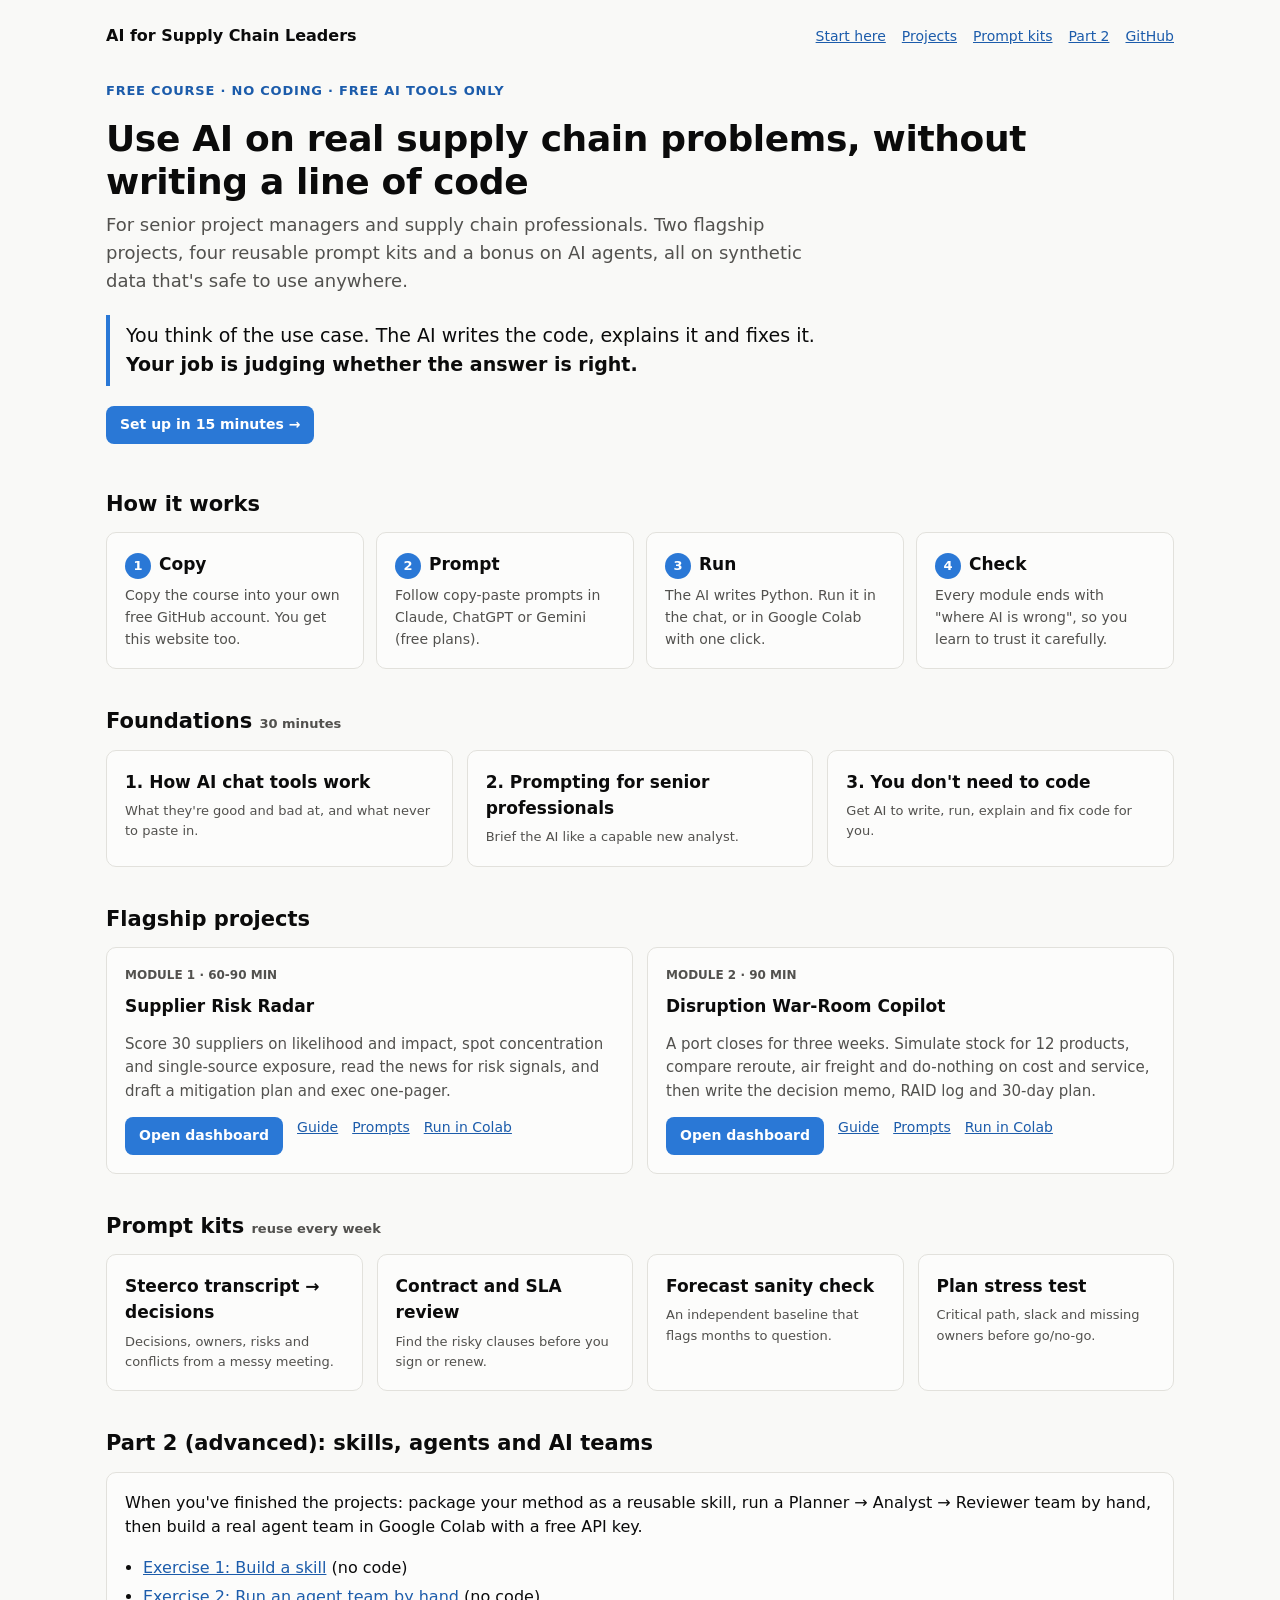
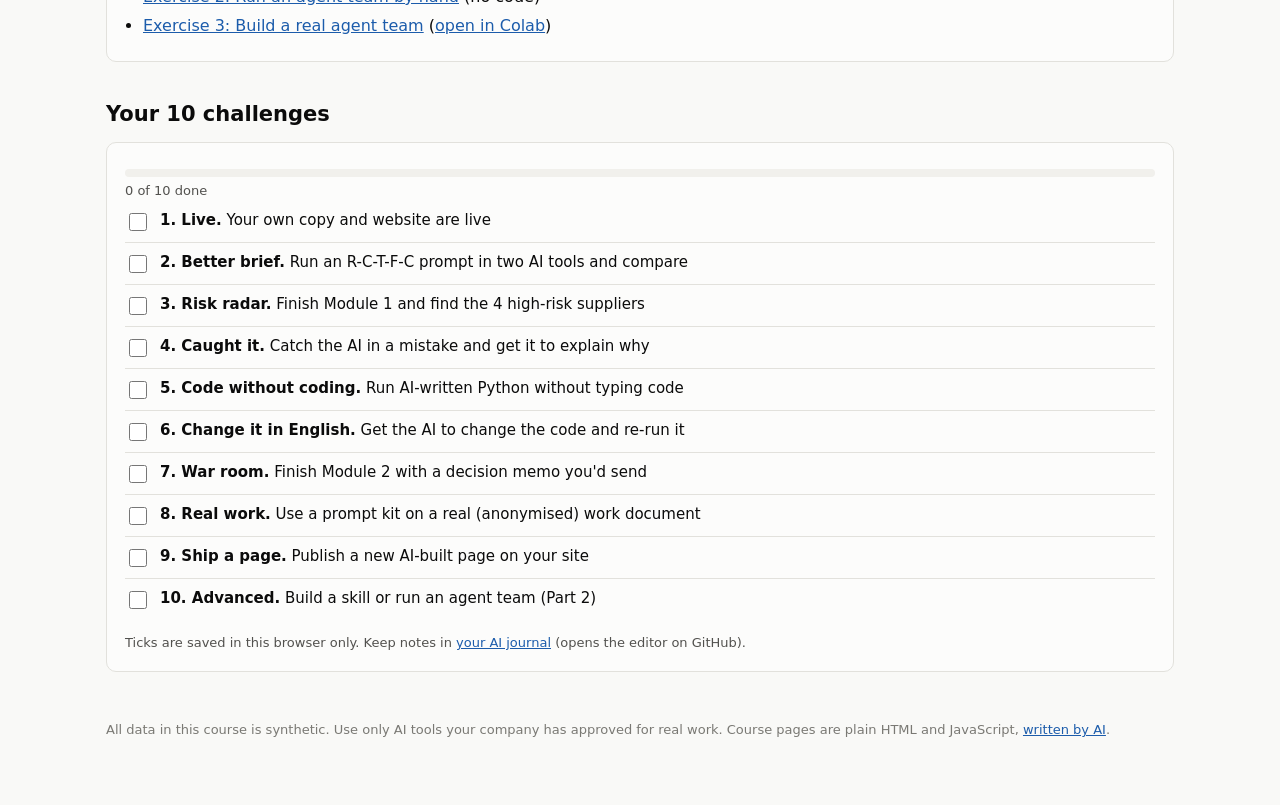
<file: index.html>
<!doctype html>
<html lang="en">
<head>
<meta charset="utf-8">
<meta name="viewport" content="width=device-width, initial-scale=1">
<title>AI for Supply Chain Leaders</title>
<meta name="description" content="A free, hands-on AI course for senior supply chain and project professionals who don't code.">
<link rel="stylesheet" href="assets/style.css">
<style>
  .hero { padding: 24px 0 8px; }
  .hero .eyebrow { font-size: 13px; font-weight: 600; letter-spacing: .06em; text-transform: uppercase; color: var(--accent-ink); }
  .big-idea { font-size: 19px; border-left: 4px solid var(--accent); padding: 6px 0 6px 16px; max-width: 760px; margin: 20px 0; }
  .steps { display: grid; gap: 12px; grid-template-columns: repeat(auto-fit, minmax(200px, 1fr)); counter-reset: s; }
  .steps .card p { margin: 4px 0 0; font-size: 14px; color: var(--ink-2); }
  .module { display: flex; flex-direction: column; gap: 8px; }
  .module .tag { font-size: 12px; font-weight: 600; color: var(--ink-2); }
  .module p { margin: 0; font-size: 15px; color: var(--ink-2); flex: 1; }
  .module .actions { display: flex; flex-wrap: wrap; gap: 6px 14px; font-size: 14px; margin-top: 6px; }
  .btn { display: inline-block; padding: 8px 14px; border-radius: 8px; background: var(--accent); color: #fff; text-decoration: none; font-weight: 600; font-size: 14px; }
  ul.list { margin: 0; padding-left: 18px; }
  ul.list li { margin: 4px 0; }
  .challenges label { display: flex; gap: 10px; align-items: flex-start; padding: 8px 0; border-bottom: 1px solid var(--border); font-size: 15px; cursor: pointer; }
  .challenges label:last-child { border-bottom: 0; }
  .challenges input { margin-top: 4px; width: 18px; height: 18px; accent-color: var(--accent); flex: none; }
  .progress { height: 8px; background: var(--surface-2); border-radius: 4px; overflow: hidden; margin: 8px 0 4px; }
  .progress span { display: block; height: 100%; background: var(--good); border-radius: 0 4px 4px 0; transition: width .2s; }
</style>
</head>
<body>
<div class="wrap">
  <header class="top">
    <a class="home" href="index.html">AI for Supply Chain Leaders</a>
    <nav class="links">
      <a data-gh="START-HERE.md" href="#">Start here</a>
      <a href="#modules">Projects</a>
      <a href="#kits">Prompt kits</a>
      <a href="#advanced">Part 2</a>
      <a data-gh-repo href="#">GitHub</a>
    </nav>
  </header>

  <section class="hero">
    <div class="eyebrow">Free course · no coding · free AI tools only</div>
    <h1>Use AI on real supply chain problems, without writing a line of code</h1>
    <p class="lede">For senior project managers and supply chain professionals. Two flagship projects, four reusable prompt kits and a bonus on AI agents, all on synthetic data that's safe to use anywhere.</p>
    <div class="big-idea">You think of the use case. The AI writes the code, explains it and fixes it. <strong>Your job is judging whether the answer is right.</strong></div>
    <a class="btn" data-gh="START-HERE.md" href="#">Set up in 15 minutes →</a>
  </section>

  <h2>How it works</h2>
  <div class="steps">
    <div class="card"><h3><span class="step-num">1</span>Copy</h3><p>Copy the course into your own free GitHub account. You get this website too.</p></div>
    <div class="card"><h3><span class="step-num">2</span>Prompt</h3><p>Follow copy-paste prompts in Claude, ChatGPT or Gemini (free plans).</p></div>
    <div class="card"><h3><span class="step-num">3</span>Run</h3><p>The AI writes Python. Run it in the chat, or in Google Colab with one click.</p></div>
    <div class="card"><h3><span class="step-num">4</span>Check</h3><p>Every module ends with "where AI is wrong", so you learn to trust it carefully.</p></div>
  </div>

  <h2>Foundations <span class="muted small">30 minutes</span></h2>
  <div class="grid">
    <a class="card" style="text-decoration:none;color:inherit" data-gh="00-foundations/01-how-ai-works.md" href="#"><h3>1. How AI chat tools work</h3><p class="muted small" style="margin:0">What they're good and bad at, and what never to paste in.</p></a>
    <a class="card" style="text-decoration:none;color:inherit" data-gh="00-foundations/02-prompting-for-leaders.md" href="#"><h3>2. Prompting for senior professionals</h3><p class="muted small" style="margin:0">Brief the AI like a capable new analyst.</p></a>
    <a class="card" style="text-decoration:none;color:inherit" data-gh="00-foundations/03-you-dont-need-to-code.md" href="#"><h3>3. You don't need to code</h3><p class="muted small" style="margin:0">Get AI to write, run, explain and fix code for you.</p></a>
  </div>

  <h2 id="modules">Flagship projects</h2>
  <div class="grid">
    <div class="card module">
      <span class="tag">MODULE 1 · 60-90 MIN</span>
      <h3>Supplier Risk Radar</h3>
      <p>Score 30 suppliers on likelihood and impact, spot concentration and single-source exposure, read the news for risk signals, and draft a mitigation plan and exec one-pager.</p>
      <div class="actions">
        <a class="btn" href="dashboards/supplier-risk.html">Open dashboard</a>
        <a data-gh="module-1-supplier-risk-radar/README.md" href="#">Guide</a>
        <a data-gh="module-1-supplier-risk-radar/prompts.md" href="#">Prompts</a>
        <a data-colab="module-1-supplier-risk-radar/analysis/supplier_risk.ipynb" href="#">Run in Colab</a>
      </div>
    </div>
    <div class="card module">
      <span class="tag">MODULE 2 · 90 MIN</span>
      <h3>Disruption War-Room Copilot</h3>
      <p>A port closes for three weeks. Simulate stock for 12 products, compare reroute, air freight and do-nothing on cost and service, then write the decision memo, RAID log and 30-day plan.</p>
      <div class="actions">
        <a class="btn" href="dashboards/war-room.html">Open dashboard</a>
        <a data-gh="module-2-disruption-war-room/README.md" href="#">Guide</a>
        <a data-gh="module-2-disruption-war-room/prompts.md" href="#">Prompts</a>
        <a data-colab="module-2-disruption-war-room/analysis/war_room.ipynb" href="#">Run in Colab</a>
      </div>
    </div>
  </div>

  <h2 id="kits">Prompt kits <span class="muted small">reuse every week</span></h2>
  <div class="grid">
    <a class="card" style="text-decoration:none;color:inherit" data-gh="prompt-kits/steerco-transcript-to-decisions.md" href="#"><h3>Steerco transcript → decisions</h3><p class="muted small" style="margin:0">Decisions, owners, risks and conflicts from a messy meeting.</p></a>
    <a class="card" style="text-decoration:none;color:inherit" data-gh="prompt-kits/contract-sla-review.md" href="#"><h3>Contract and SLA review</h3><p class="muted small" style="margin:0">Find the risky clauses before you sign or renew.</p></a>
    <a class="card" style="text-decoration:none;color:inherit" data-gh="prompt-kits/demand-forecast-sanity-check.md" href="#"><h3>Forecast sanity check</h3><p class="muted small" style="margin:0">An independent baseline that flags months to question.</p></a>
    <a class="card" style="text-decoration:none;color:inherit" data-gh="prompt-kits/project-plan-stress-test.md" href="#"><h3>Plan stress test</h3><p class="muted small" style="margin:0">Critical path, slack and missing owners before go/no-go.</p></a>
  </div>

  <h2 id="advanced">Part 2 (advanced): skills, agents and AI teams</h2>
  <div class="card">
    <p style="margin-top:0">When you've finished the projects: package your method as a reusable skill, run a Planner → Analyst → Reviewer team by hand, then build a real agent team in Google Colab with a free API key.</p>
    <ul class="list">
      <li><a data-gh="part-2-advanced/exercise-1-build-a-skill.md" href="#">Exercise 1: Build a skill</a> (no code)</li>
      <li><a data-gh="part-2-advanced/exercise-2-agent-team-no-code.md" href="#">Exercise 2: Run an agent team by hand</a> (no code)</li>
      <li><a data-gh="part-2-advanced/exercise-3-agent-team-in-colab.md" href="#">Exercise 3: Build a real agent team</a> (<a data-colab="part-2-advanced/agents/war_room_agents.ipynb" href="#">open in Colab</a>)</li>
    </ul>
  </div>

  <h2>Your 10 challenges</h2>
  <div class="card">
    <div class="progress"><span id="bar" style="width:0"></span></div>
    <div class="small muted" id="count">0 of 10 done</div>
    <div class="challenges" id="challenges"></div>
    <p class="small muted" style="margin-bottom:0">Ticks are saved in this browser only. Keep notes in <a data-gh-edit="my-ai-journal.md" href="#">your AI journal</a> (opens the editor on GitHub).</p>
  </div>

  <footer>All data in this course is synthetic. Use only AI tools your company has approved for real work. Course pages are plain HTML and JavaScript, <a data-gh="index.html" href="#">written by AI</a>.</footer>
</div>

<script src="assets/site.js"></script>
<script>
const CHALLENGES = [
  "Live: your own copy and website are live",
  "Better brief: run an R-C-T-F-C prompt in two AI tools and compare",
  "Risk radar: finish Module 1 and find the 4 high-risk suppliers",
  "Caught it: catch the AI in a mistake and get it to explain why",
  "Code without coding: run AI-written Python without typing code",
  "Change it in English: get the AI to change the code and re-run it",
  "War room: finish Module 2 with a decision memo you'd send",
  "Real work: use a prompt kit on a real (anonymised) work document",
  "Ship a page: publish a new AI-built page on your site",
  "Advanced: build a skill or run an agent team (Part 2)",
];
const KEY = "ai-course-challenges";
let done = [];
try { done = JSON.parse(localStorage.getItem(KEY)) || []; } catch { done = []; }
function draw() {
  document.getElementById("challenges").innerHTML = CHALLENGES.map((c, i) => {
    const [title, rest] = c.split(": ");
    return `<label><input type="checkbox" data-i="${i}" ${done.includes(i) ? "checked" : ""}><span><strong>${i + 1}. ${title}.</strong> ${rest[0].toUpperCase() + rest.slice(1)}</span></label>`;
  }).join("");
  document.getElementById("bar").style.width = (done.length * 10) + "%";
  document.getElementById("count").textContent = `${done.length} of 10 done`;
}
document.getElementById("challenges").addEventListener("change", e => {
  const i = +e.target.dataset.i;
  done = e.target.checked ? [...new Set([...done, i])] : done.filter(x => x !== i);
  try { localStorage.setItem(KEY, JSON.stringify(done)); } catch {}
  draw();
});
draw();
</script>
</body>
</html>
</file>
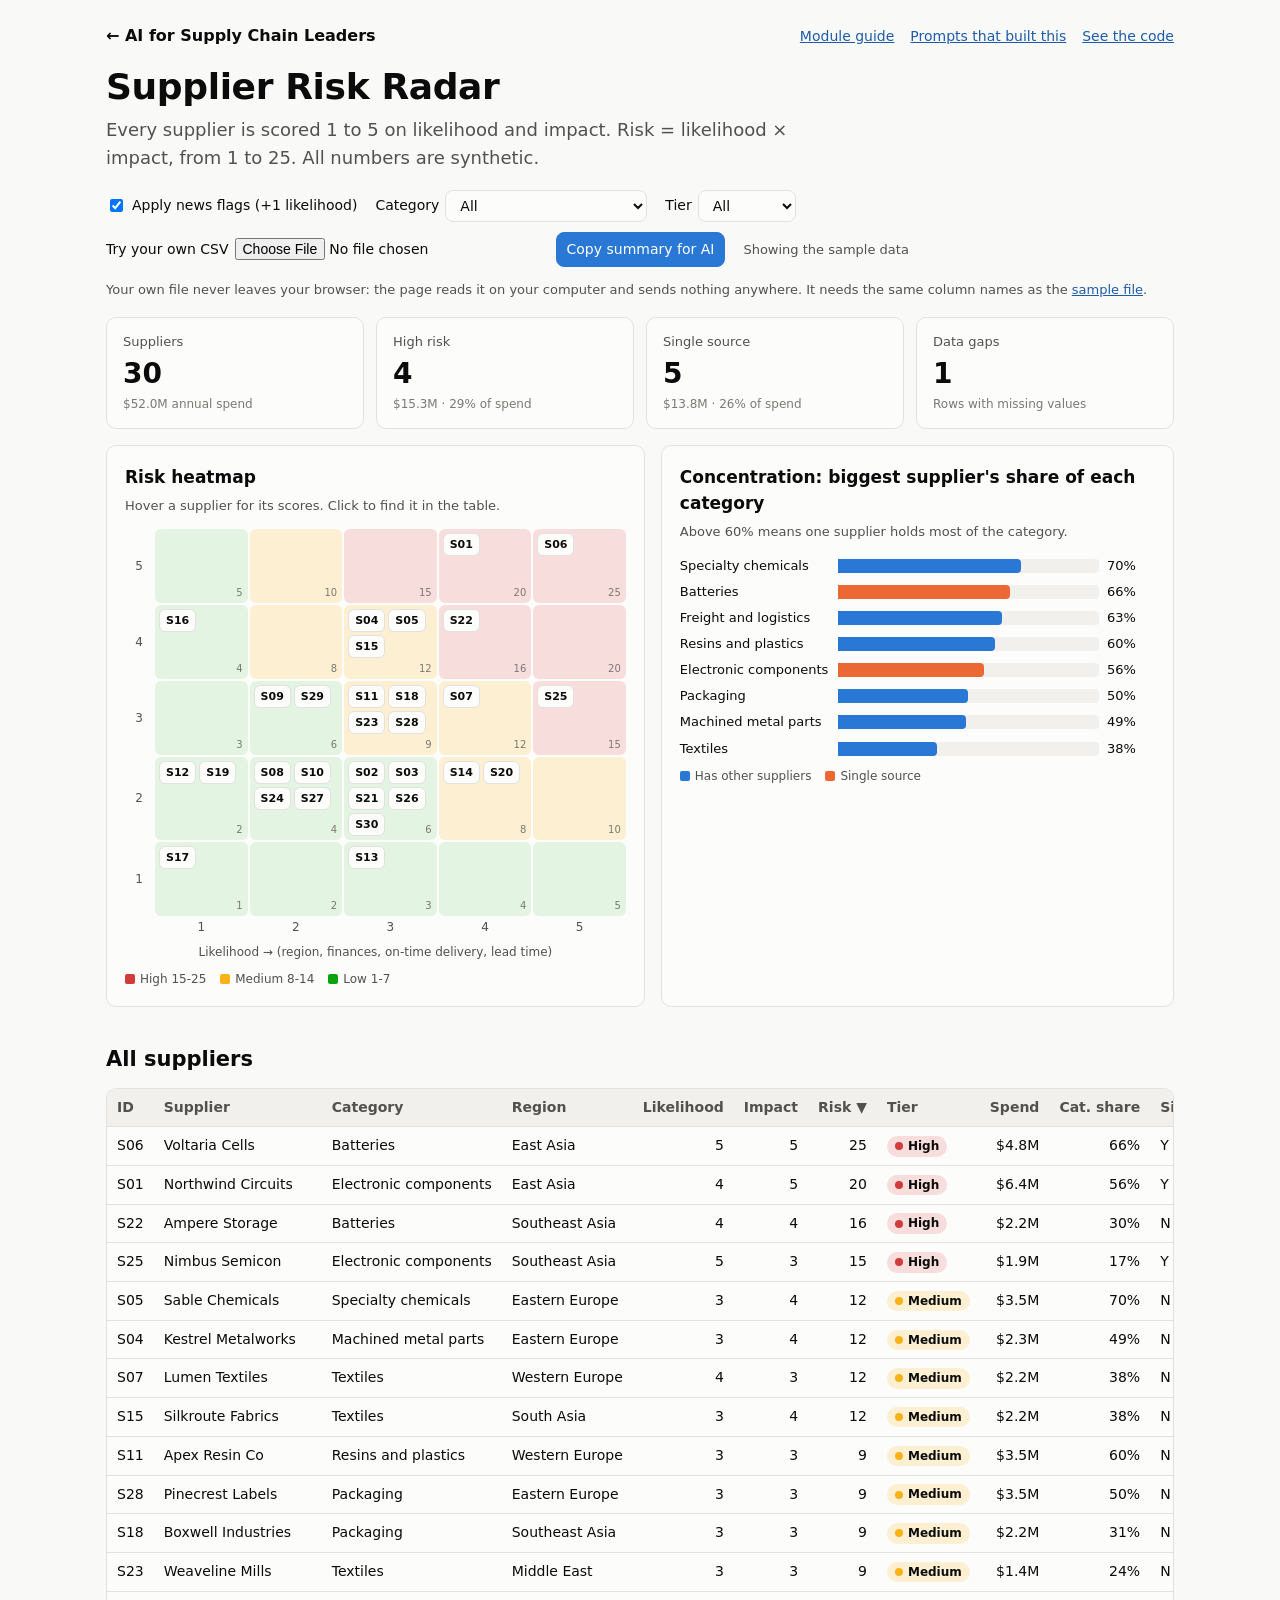
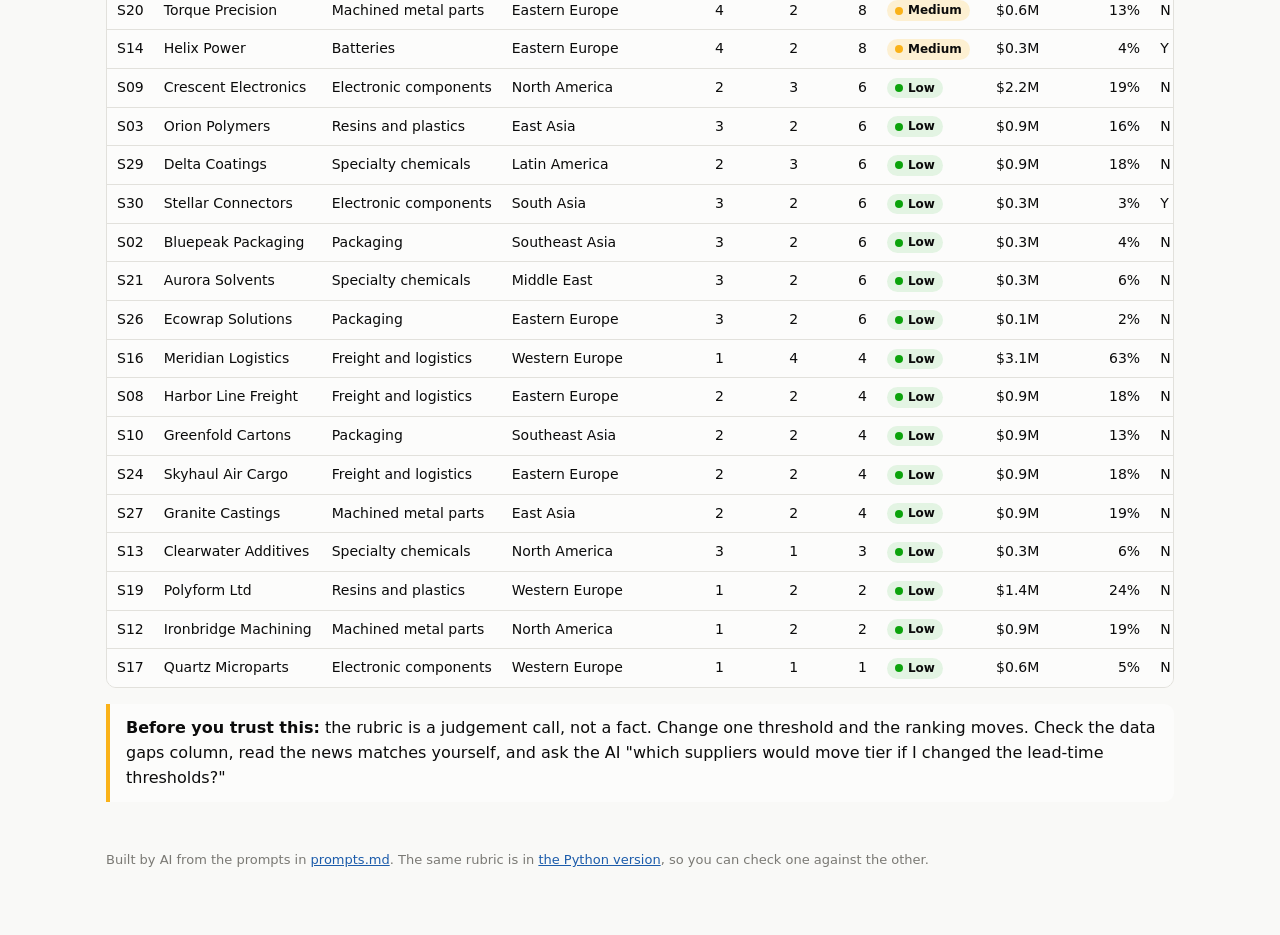
<file: dashboards/supplier-risk.html>
<!doctype html>
<html lang="en">
<head>
<meta charset="utf-8">
<meta name="viewport" content="width=device-width, initial-scale=1">
<title>Supplier Risk Radar</title>
<link rel="stylesheet" href="../assets/style.css">
<style>
  .layout { display: grid; gap: 16px; grid-template-columns: minmax(0, 1fr); }
  @media (min-width: 900px) { .layout { grid-template-columns: minmax(0, 1.05fr) minmax(0, 1fr); } }
  .heat { display: grid; grid-template-columns: 28px repeat(5, minmax(0, 1fr)); gap: 2px; }
  .heat .cell { min-height: 74px; border-radius: 6px; padding: 4px; display: flex; flex-wrap: wrap; align-content: flex-start; gap: 3px; position: relative; }
  .heat .cell.Low { background: var(--good-bg); }
  .heat .cell.Medium { background: var(--warning-bg); }
  .heat .cell.High { background: var(--critical-bg); }
  .heat .axis { font-size: 12px; color: var(--ink-2); display: grid; place-items: center; }
  .heat .zone { position: absolute; right: 5px; bottom: 3px; font-size: 10px; color: var(--ink-3); }
  .chip { font-size: 11px; font-weight: 600; padding: 2px 6px; border-radius: 6px; background: var(--surface); border: 1px solid var(--border); cursor: pointer; color: var(--ink); }
  .chip:hover, .chip.on { border-color: var(--ink); }
  .axis-title { font-size: 12px; color: var(--ink-2); text-align: center; margin-top: 6px; }
  .bars .row { display: grid; grid-template-columns: 150px 1fr 48px; gap: 8px; align-items: center; font-size: 13px; margin: 6px 0; }
  .bars .track { height: 14px; background: var(--surface-2); border-radius: 4px; position: relative; }
  .bars .fill { height: 100%; border-radius: 0 4px 4px 0; background: var(--s1); }
  .bars .fill.single { background: var(--s2); }
  .legend { display: flex; gap: 14px; font-size: 12px; color: var(--ink-2); margin-top: 8px; flex-wrap: wrap; }
  .legend i { display: inline-block; width: 10px; height: 10px; border-radius: 2px; margin-right: 5px; vertical-align: -1px; }
  #status { font-size: 13px; color: var(--ink-2); }
</style>
</head>
<body>
<div class="wrap">
  <header class="top">
    <a class="home" href="../index.html">← AI for Supply Chain Leaders</a>
    <nav class="links">
      <a data-gh="module-1-supplier-risk-radar/README.md" href="#">Module guide</a>
      <a data-gh="module-1-supplier-risk-radar/prompts.md" href="#">Prompts that built this</a>
      <a data-gh="dashboards/supplier-risk.html" href="#">See the code</a>
    </nav>
  </header>

  <h1>Supplier Risk Radar</h1>
  <p class="lede">Every supplier is scored 1 to 5 on likelihood and impact. Risk = likelihood × impact, from 1 to 25. All numbers are synthetic.</p>

  <div class="controls">
    <label><input type="checkbox" id="news" checked> Apply news flags (+1 likelihood)</label>
    <label>Category <select id="cat"><option value="">All</option></select></label>
    <label>Tier <select id="tier"><option value="">All</option><option>High</option><option>Medium</option><option>Low</option></select></label>
    <label>Try your own CSV <input type="file" id="file" accept=".csv"></label>
    <button id="copy" class="primary">Copy summary for AI</button>
    <span id="status"></span>
  </div>
  <p class="small muted">Your own file never leaves your browser: the page reads it on your computer and sends nothing anywhere. It needs the same column names as the <a data-gh="module-1-supplier-risk-radar/data/suppliers.csv" href="#">sample file</a>.</p>

  <div class="tiles" id="tiles"></div>

  <div class="layout">
    <section class="card">
      <h3>Risk heatmap</h3>
      <p class="small muted" style="margin-top:0">Hover a supplier for its scores. Click to find it in the table.</p>
      <div class="heat" id="heat"></div>
      <div class="axis-title">Likelihood → (region, finances, on-time delivery, lead time)</div>
      <div class="legend">
        <span><i style="background:var(--critical)"></i>High 15-25</span>
        <span><i style="background:var(--warning)"></i>Medium 8-14</span>
        <span><i style="background:var(--good)"></i>Low 1-7</span>
      </div>
    </section>
    <section class="card">
      <h3>Concentration: biggest supplier's share of each category</h3>
      <p class="small muted" style="margin-top:0">Above 60% means one supplier holds most of the category.</p>
      <div class="bars" id="bars"></div>
      <div class="legend">
        <span><i style="background:var(--s1)"></i>Has other suppliers</span>
        <span><i style="background:var(--s2)"></i>Single source</span>
      </div>
    </section>
  </div>

  <h2>All suppliers</h2>
  <div class="table-scroll"><table id="table"></table></div>

  <div class="callout warn">
    <strong>Before you trust this:</strong> the rubric is a judgement call, not a fact. Change one threshold and the ranking moves. Check the data gaps column, read the news matches yourself, and ask the AI "which suppliers would move tier if I changed the lead-time thresholds?"
  </div>

  <footer>Built by AI from the prompts in <a data-gh="module-1-supplier-risk-radar/prompts.md" href="#">prompts.md</a>. The same rubric is in <a data-gh="module-1-supplier-risk-radar/analysis/supplier_risk.py" href="#">the Python version</a>, so you can check one against the other.</footer>
</div>
<div class="tooltip" id="tip"></div>

<script src="../assets/site.js"></script>
<script>
// ---- The scoring rubric (1 = low risk, 5 = high risk). Same as the Python version. ----
const band = (v, cuts) => { for (let i = 0; i < cuts.length; i++) if (v <= cuts[i]) return i + 1; return cuts.length + 1; };
const scoreLeadTime = d => d === "" || isNaN(d) ? 5 : band(+d, [14, 30, 45, 60]);
const scoreOnTime = p => p >= 95 ? 1 : p >= 90 ? 2 : p >= 85 ? 3 : p >= 80 ? 4 : 5;
const scoreSpend = u => u >= 4e6 ? 5 : u >= 2e6 ? 4 : u >= 1e6 ? 3 : u >= 5e5 ? 2 : 1;
const scoreConcentration = s => s >= 60 ? 5 : s >= 40 ? 4 : s >= 25 ? 3 : s >= 10 ? 2 : 1;
const scoreSubstitutability = (single, alts) => single === "Y" ? 5 : alts >= 3 ? 1 : 4 - alts;
const roundHalfUp = x => Math.floor(x + 0.5);
const mean = a => a.reduce((s, v) => s + v, 0) / a.length;

// News flags: the AI read news-snippets.md and matched stories to suppliers; a human checked each one.
const NEWS_FLAGS = {
  S06: "Plant consolidation, customers warned of allocation (news #2)",
  S25: "Missed a bond payment (news #3)",
  S07: "Workers voting on strike action (news #5)",
  S14: "New export licensing rules for battery cells (news #7)",
  S22: "New export licensing rules for battery cells (news #7)",
};

const REQUIRED = ["supplier_id","supplier_name","category","region","region_risk_1to5","annual_spend_usd",
  "share_of_category_spend_pct","single_source","qualified_alternates","lead_time_days","on_time_delivery_pct","financial_health_1to5"];

let raw = [], scored = [], sortKey = "risk", sortDir = -1, selected = null;

function score(rows, applyNews) {
  return rows.map(r => {
    const s = {
      region: +r.region_risk_1to5,
      financial: 6 - +r.financial_health_1to5,
      onTime: scoreOnTime(+r.on_time_delivery_pct),
      leadTime: scoreLeadTime(r.lead_time_days),
      spend: scoreSpend(+r.annual_spend_usd),
      concentration: scoreConcentration(+r.share_of_category_spend_pct),
      substitutability: scoreSubstitutability(r.single_source, +r.qualified_alternates),
    };
    let L = roundHalfUp(mean([s.region, s.financial, s.onTime, s.leadTime]));
    const I = roundHalfUp(mean([s.spend, s.concentration, s.substitutability]));
    const news = NEWS_FLAGS[r.supplier_id] || "";
    if (applyNews && news) L = Math.min(5, L + 1);
    const risk = L * I;
    return { ...r, s, L, I, risk, news, tier: risk >= 15 ? "High" : risk >= 8 ? "Medium" : "Low",
      gap: r.lead_time_days === "" ? "Lead time missing" : "" };
  });
}

function visible() {
  const c = document.getElementById("cat").value, t = document.getElementById("tier").value;
  return scored.filter(r => (!c || r.category === c) && (!t || r.tier === t));
}

function render() {
  scored = score(raw, document.getElementById("news").checked);
  const rows = visible();
  // Tiles
  const total = rows.reduce((a, r) => a + +r.annual_spend_usd, 0);
  const high = rows.filter(r => r.tier === "High");
  const single = rows.filter(r => r.single_source === "Y");
  const highSpend = high.reduce((a, r) => a + +r.annual_spend_usd, 0);
  const singleSpend = single.reduce((a, r) => a + +r.annual_spend_usd, 0);
  const pct = n => total ? Math.round(100 * n / total) + "% of spend" : "";
  document.getElementById("tiles").innerHTML = [
    ["Suppliers", rows.length, fmtM(total) + " annual spend"],
    ["High risk", high.length, fmtM(highSpend) + " · " + pct(highSpend)],
    ["Single source", single.length, fmtM(singleSpend) + " · " + pct(singleSpend)],
    ["Data gaps", rows.filter(r => r.gap).length, "Rows with missing values"],
  ].map(([l, v, s]) => `<div class="tile"><div class="label">${l}</div><div class="value">${v}</div><div class="sub">${s}</div></div>`).join("");

  // Heatmap: impact 5 at the top, likelihood 1 on the left
  let h = "";
  for (let I = 5; I >= 1; I--) {
    h += `<div class="axis">${I}</div>`;
    for (let L = 1; L <= 5; L++) {
      const z = L * I >= 15 ? "High" : L * I >= 8 ? "Medium" : "Low";
      const chips = rows.filter(r => r.L === L && r.I === I)
        .map(r => `<span class="chip${selected === r.supplier_id ? " on" : ""}" data-id="${esc(r.supplier_id)}">${esc(r.supplier_id)}</span>`).join("");
      h += `<div class="cell ${z}">${chips}<span class="zone">${L * I}</span></div>`;
    }
  }
  h += `<div></div>` + [1, 2, 3, 4, 5].map(n => `<div class="axis">${n}</div>`).join("");
  document.getElementById("heat").innerHTML = h;
  document.querySelector(".heat").setAttribute("aria-label", "Impact (up) by likelihood (across)");

  // Concentration bars
  const byCat = {};
  rows.forEach(r => { if (!byCat[r.category] || +r.share_of_category_spend_pct > +byCat[r.category].share_of_category_spend_pct) byCat[r.category] = r; });
  document.getElementById("bars").innerHTML = Object.values(byCat)
    .sort((a, b) => b.share_of_category_spend_pct - a.share_of_category_spend_pct)
    .map(r => `<div class="row" title="${esc(r.supplier_name)}"><span>${esc(r.category)}</span>
      <span class="track"><span class="fill ${r.single_source === "Y" ? "single" : ""}" style="display:block;width:${r.share_of_category_spend_pct}%"></span></span>
      <span class="num">${r.share_of_category_spend_pct}%</span></div>`).join("");

  // Table
  const cols = [
    ["supplier_id", "ID"], ["supplier_name", "Supplier"], ["category", "Category"], ["region", "Region"],
    ["L", "Likelihood", 1], ["I", "Impact", 1], ["risk", "Risk", 1], ["tier", "Tier"],
    ["annual_spend_usd", "Spend", 1], ["share_of_category_spend_pct", "Cat. share", 1], ["single_source", "Single source"],
    ["news", "News"], ["gap", "Data gaps"],
  ];
  const sorted = [...rows].sort((a, b) => {
    const x = a[sortKey], y = b[sortKey];
    const nx = parseFloat(x), ny = parseFloat(y);
    const cmp = !isNaN(nx) && !isNaN(ny) ? nx - ny : String(x).localeCompare(String(y));
    return cmp * sortDir || (+b.annual_spend_usd - +a.annual_spend_usd);
  });
  document.getElementById("table").innerHTML =
    `<thead><tr>${cols.map(([k, l, n]) => `<th data-sort="${k}" class="${n ? "num" : ""}">${l}${sortKey === k ? (sortDir > 0 ? " ▲" : " ▼") : ""}</th>`).join("")}</tr></thead><tbody>` +
    sorted.map(r => `<tr id="row-${esc(r.supplier_id)}" class="${selected === r.supplier_id ? "hl" : ""}">${cols.map(([k, , n]) => {
      let v = r[k];
      if (k === "tier") v = `<span class="pill ${v}"><span class="dot"></span>${v}</span>`;
      else if (k === "annual_spend_usd") v = fmtM(+v);
      else if (k === "share_of_category_spend_pct") v = v + "%";
      else v = esc(v);
      return `<td class="${n ? "num" : ""}">${v}</td>`;
    }).join("")}</tr>`).join("") + "</tbody>";
}

function load(rows, label) {
  const missing = REQUIRED.filter(c => !(c in (rows[0] || {})));
  if (missing.length) { document.getElementById("status").textContent = "Missing columns: " + missing.join(", "); return; }
  raw = rows;
  const cats = [...new Set(rows.map(r => r.category))].sort();
  document.getElementById("cat").innerHTML = `<option value="">All</option>` + cats.map(c => `<option>${esc(c)}</option>`).join("");
  document.getElementById("status").textContent = label;
  render();
}

// Events
["news", "cat", "tier"].forEach(id => document.getElementById(id).addEventListener("change", render));
document.getElementById("table").addEventListener("click", e => {
  const k = e.target.closest("th")?.dataset.sort; if (!k) return;
  sortDir = sortKey === k ? -sortDir : -1; sortKey = k; render();
});
const tip = document.getElementById("tip");
document.getElementById("heat").addEventListener("mousemove", e => {
  const id = e.target.closest(".chip")?.dataset.id;
  if (!id) { tip.style.display = "none"; return; }
  const r = scored.find(x => x.supplier_id === id);
  tip.innerHTML = `<strong>${esc(r.supplier_name)}</strong><br>${esc(r.category)} · ${esc(r.region)}<br>
    Likelihood ${r.L} (region ${r.s.region}, finances ${r.s.financial}, on-time ${r.s.onTime}, lead time ${r.s.leadTime})<br>
    Impact ${r.I} (spend ${r.s.spend}, concentration ${r.s.concentration}, substitutability ${r.s.substitutability})<br>
    <strong>Risk ${r.risk}/25 · ${r.tier}</strong>${r.news ? "<br>News: " + esc(r.news) : ""}${r.gap ? "<br>⚠ " + r.gap : ""}`;
  tip.style.display = "block";
  tip.style.left = Math.min(e.clientX + 14, innerWidth - 290) + "px";
  tip.style.top = (e.clientY + 14) + "px";
});
document.getElementById("heat").addEventListener("mouseleave", () => tip.style.display = "none");
document.getElementById("heat").addEventListener("click", e => {
  const id = e.target.closest(".chip")?.dataset.id; if (!id) return;
  selected = selected === id ? null : id; render();
  document.getElementById("row-" + id)?.scrollIntoView({ block: "center", behavior: "smooth" });
});
document.getElementById("file").addEventListener("change", async e => {
  const f = e.target.files[0]; if (f) load(parseCSV(await f.text()), "Showing your file: " + f.name);
});
document.getElementById("copy").addEventListener("click", async () => {
  const rows = visible().sort((a, b) => b.risk - a.risk);
  const text = "Here are supplier risk results (likelihood x impact, 1-25). Write a one-page executive summary with the top risks, " +
    "the concentration issues and three mitigation actions. Do not change any numbers.\n\n" +
    "ID | Supplier | Category | Region | Risk | Tier | Category share | Single source | News | Data gap\n" +
    rows.map(r => [r.supplier_id, r.supplier_name, r.category, r.region, r.risk, r.tier, r.share_of_category_spend_pct + "%", r.single_source, r.news || "-", r.gap || "-"].join(" | ")).join("\n");
  try { await navigator.clipboard.writeText(text); document.getElementById("status").textContent = "Copied. Paste it into your AI chat."; }
  catch { document.getElementById("status").textContent = "Your browser blocked copying. Select the table and copy it instead."; }
});

fetchCSV("../module-1-supplier-risk-radar/data/suppliers.csv")
  .then(rows => load(rows, "Showing the sample data"))
  .catch(() => document.getElementById("status").textContent = "Could not load the sample data. Open this page from your GitHub Pages site, or choose a CSV file above.");
</script>
</body>
</html>
</file>
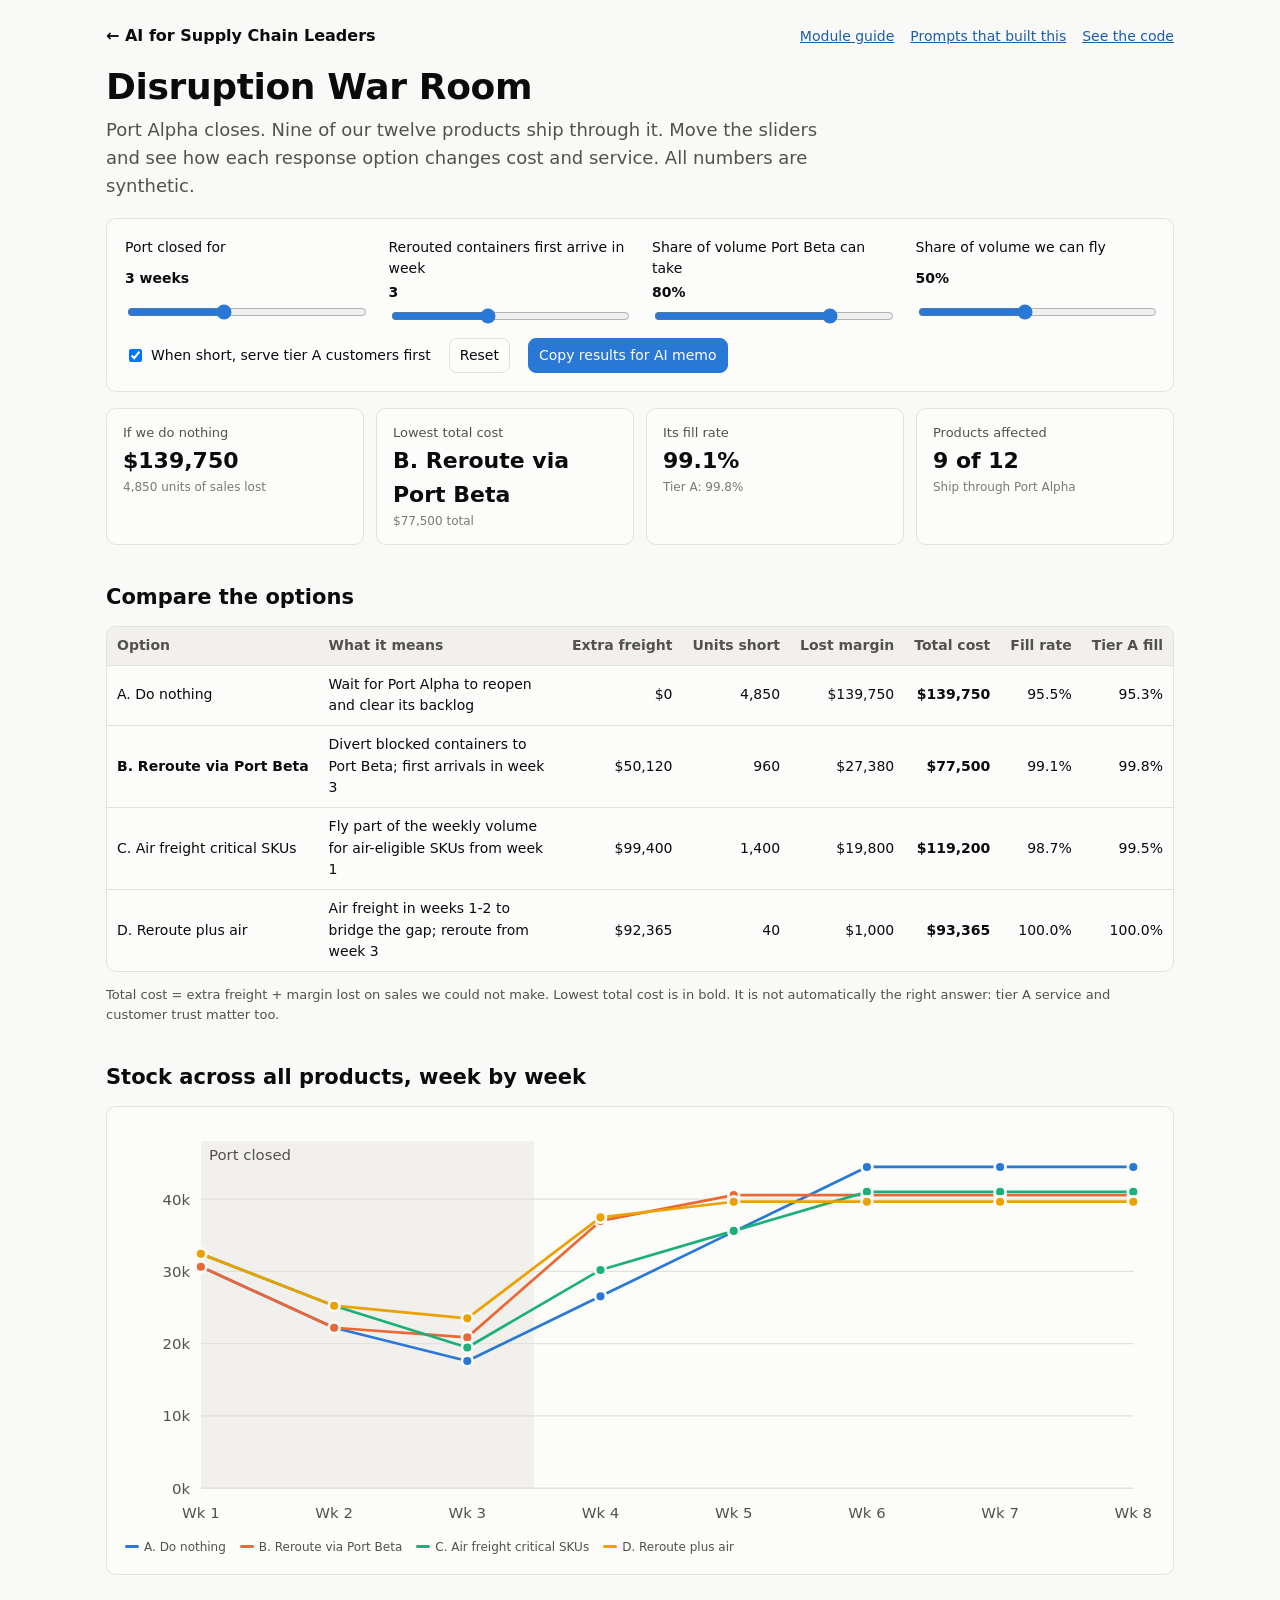
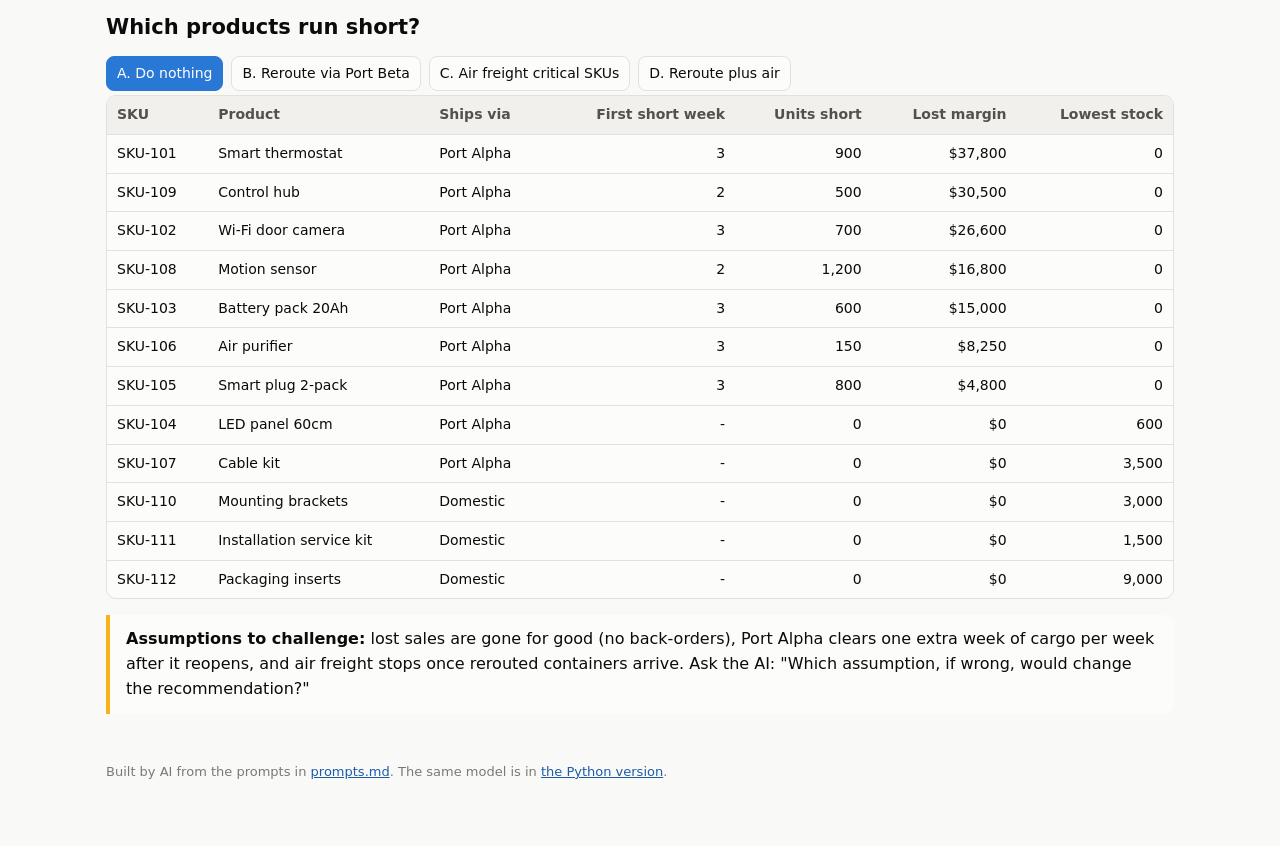
<file: dashboards/war-room.html>
<!doctype html>
<html lang="en">
<head>
<meta charset="utf-8">
<meta name="viewport" content="width=device-width, initial-scale=1">
<title>Disruption War Room</title>
<link rel="stylesheet" href="../assets/style.css">
<style>
  .sliders { display: grid; gap: 12px 24px; grid-template-columns: repeat(auto-fit, minmax(220px, 1fr)); }
  .sliders label { display: grid; gap: 2px; font-size: 14px; }
  .sliders output { font-weight: 650; font-variant-numeric: tabular-nums; }
  input[type="range"] { width: 100%; accent-color: var(--accent); }
  #chart svg { width: 100%; height: auto; display: block; }
  #chart text { fill: var(--ink-2); font-size: 11px; font-family: var(--font); }
  #chart .grid line { stroke: var(--border); }
  #chart .closed { fill: var(--surface-2); }
  .legend { display: flex; gap: 14px; font-size: 12px; color: var(--ink-2); flex-wrap: wrap; margin-top: 6px; }
  .legend i { display: inline-block; width: 14px; height: 3px; border-radius: 2px; margin-right: 5px; vertical-align: 3px; }
  tr.best td:first-child { font-weight: 650; }
  .scenario-tabs { display: flex; gap: 8px; flex-wrap: wrap; margin: 8px 0 4px; }
</style>
</head>
<body>
<div class="wrap">
  <header class="top">
    <a class="home" href="../index.html">← AI for Supply Chain Leaders</a>
    <nav class="links">
      <a data-gh="module-2-disruption-war-room/README.md" href="#">Module guide</a>
      <a data-gh="module-2-disruption-war-room/prompts.md" href="#">Prompts that built this</a>
      <a data-gh="dashboards/war-room.html" href="#">See the code</a>
    </nav>
  </header>

  <h1>Disruption War Room</h1>
  <p class="lede">Port Alpha closes. Nine of our twelve products ship through it. Move the sliders and see how each response option changes cost and service. All numbers are synthetic.</p>

  <section class="card">
    <div class="sliders">
      <label>Port closed for <output id="o-closure"></output>
        <input type="range" id="closure" min="1" max="6" value="3"></label>
      <label>Rerouted containers first arrive in week <output id="o-rstart"></output>
        <input type="range" id="rstart" min="1" max="6" value="3"></label>
      <label>Share of volume Port Beta can take <output id="o-rshare"></output>
        <input type="range" id="rshare" min="20" max="100" step="10" value="80"></label>
      <label>Share of volume we can fly <output id="o-ashare"></output>
        <input type="range" id="ashare" min="10" max="100" step="10" value="50"></label>
    </div>
    <div class="controls" style="margin-bottom:0">
      <label><input type="checkbox" id="protect" checked> When short, serve tier A customers first</label>
      <button id="reset">Reset</button>
      <button id="copy" class="primary">Copy results for AI memo</button>
      <span id="status" class="small muted"></span>
    </div>
  </section>

  <div class="tiles" id="tiles"></div>

  <h2>Compare the options</h2>
  <div class="table-scroll"><table id="compare"></table></div>
  <p class="small muted">Total cost = extra freight + margin lost on sales we could not make. Lowest total cost is in bold. It is not automatically the right answer: tier A service and customer trust matter too.</p>

  <h2>Stock across all products, week by week</h2>
  <section class="card">
    <div id="chart"></div>
    <div class="legend" id="legend"></div>
  </section>

  <h2>Which products run short?</h2>
  <div class="scenario-tabs" id="tabs"></div>
  <div class="table-scroll"><table id="skus"></table></div>

  <div class="callout warn">
    <strong>Assumptions to challenge:</strong> lost sales are gone for good (no back-orders), Port Alpha clears one extra week of cargo per week after it reopens, and air freight stops once rerouted containers arrive. Ask the AI: "Which assumption, if wrong, would change the recommendation?"
  </div>

  <footer>Built by AI from the prompts in <a data-gh="module-2-disruption-war-room/prompts.md" href="#">prompts.md</a>. The same model is in <a data-gh="module-2-disruption-war-room/analysis/war_room.py" href="#">the Python version</a>.</footer>
</div>
<div class="tooltip" id="tip"></div>

<script src="../assets/site.js"></script>
<script>
const HORIZON = 8;
let inventory = [], options = [], focus = "A";
const COLORS = ["var(--s1)", "var(--s2)", "var(--s3)", "var(--s4)"];

// ---- The simulation. Same logic as war_room.py ----
function simulate(item, opt, s) {
  let stock = +item.on_hand_units, backlog = 0;
  const inbound = +item.weekly_inbound_units, viaPort = item.ships_via === "Port Alpha";
  const rerouteOn = opt.reroute, airOn = opt.air && item.air_eligible === "Y";
  const weeks = [];
  for (let week = 1; week <= HORIZON; week++) {
    const closed = week >= 1 && week < 1 + s.closure;
    let arrivals = 0, extra = 0;
    if (!viaPort) arrivals = inbound;
    else if (closed) backlog += inbound;
    else { const rel = Math.min(backlog, inbound); backlog -= rel; arrivals = inbound + rel; }
    if (viaPort) {
      const rerouting = rerouteOn && week >= s.rstart;
      if (rerouting) { const m = Math.min(backlog, inbound * s.rshare / 100); backlog -= m; arrivals += m; extra += m * opt.rerouteCost; }
      if (airOn && week >= 1 && !rerouting) { const f = Math.min(backlog, inbound * s.ashare / 100); backlog -= f; arrivals += f; extra += f * opt.airCost; }
    }
    const available = stock + arrivals, demand = +item.weekly_demand_units;
    const demandA = demand * item.tier_a_share_pct / 100;
    const shipped = Math.min(available, demand);
    const shippedA = s.protect ? Math.min(available, demandA) : shipped * item.tier_a_share_pct / 100;
    stock = available - shipped;
    weeks.push({ week, stock, demand, shipped, short: demand - shipped, demandA, shippedA,
      lost: (demand - shipped) * item.unit_margin_usd, extra });
  }
  return weeks;
}

function settings() {
  return {
    closure: +document.getElementById("closure").value, rstart: +document.getElementById("rstart").value,
    rshare: +document.getElementById("rshare").value, ashare: +document.getElementById("ashare").value,
    protect: document.getElementById("protect").checked,
  };
}

function runAll(s) {
  return options.map(o => {
    const opt = { reroute: +o.reroute_share_pct > 0, air: +o.air_share_pct > 0,
      rerouteCost: +o.reroute_cost_per_unit_usd || 0, airCost: +o.air_cost_per_unit_usd || 0 };
    const perSku = inventory.map(item => ({ item, weeks: simulate(item, opt, s) }));
    const all = perSku.flatMap(p => p.weeks);
    const sum = k => all.reduce((a, w) => a + w[k], 0);
    const totalByWeek = Array.from({ length: HORIZON }, (_, i) => perSku.reduce((a, p) => a + p.weeks[i].stock, 0));
    return { o, perSku, totalByWeek, extra: sum("extra"), short: sum("short"), lost: sum("lost"),
      fill: 100 * sum("shipped") / sum("demand"), fillA: 100 * sum("shippedA") / sum("demandA") };
  });
}

function render() {
  const s = settings();
  document.getElementById("o-closure").textContent = s.closure + (s.closure === 1 ? " week" : " weeks");
  document.getElementById("o-rstart").textContent = s.rstart;
  document.getElementById("o-rshare").textContent = s.rshare + "%";
  document.getElementById("o-ashare").textContent = s.ashare + "%";
  const res = runAll(s);
  const best = res.reduce((b, r) => (r.extra + r.lost < b.extra + b.lost ? r : b));
  const nothing = res[0];

  document.getElementById("tiles").innerHTML = [
    ["If we do nothing", fmtUSD(nothing.lost), Math.round(nothing.short).toLocaleString() + " units of sales lost"],
    ["Lowest total cost", best.o.option_id + ". " + best.o.option_name, fmtUSD(best.extra + best.lost) + " total"],
    ["Its fill rate", best.fill.toFixed(1) + "%", "Tier A: " + best.fillA.toFixed(1) + "%"],
    ["Products affected", inventory.filter(i => i.ships_via === "Port Alpha").length + " of " + inventory.length, "Ship through Port Alpha"],
  ].map(([l, v, sub]) => `<div class="tile"><div class="label">${l}</div><div class="value" style="font-size:22px">${esc(v)}</div><div class="sub">${sub}</div></div>`).join("");

  document.getElementById("compare").innerHTML = `<thead><tr><th>Option</th><th>What it means</th><th class="num">Extra freight</th><th class="num">Units short</th>
    <th class="num">Lost margin</th><th class="num">Total cost</th><th class="num">Fill rate</th><th class="num">Tier A fill</th></tr></thead><tbody>` +
    res.map(r => `<tr class="${r === best ? "best" : ""}"><td>${esc(r.o.option_id + ". " + r.o.option_name)}</td><td style="white-space:normal;min-width:220px">${esc(r.o.what_it_means)}</td>
      <td class="num">${fmtUSD(r.extra)}</td><td class="num">${Math.round(r.short).toLocaleString()}</td><td class="num">${fmtUSD(r.lost)}</td>
      <td class="num"><strong>${fmtUSD(r.extra + r.lost)}</strong></td><td class="num">${r.fill.toFixed(1)}%</td><td class="num">${r.fillA.toFixed(1)}%</td></tr>`).join("") + "</tbody>";

  drawChart(res, s);

  document.getElementById("tabs").innerHTML = res.map(r =>
    `<button data-opt="${esc(r.o.option_id)}" class="${r.o.option_id === focus ? "primary" : ""}">${esc(r.o.option_id + ". " + r.o.option_name)}</button>`).join("");
  const f = res.find(r => r.o.option_id === focus);
  const rows = f.perSku.map(p => {
    const shortWeeks = p.weeks.filter(w => w.short > 0);
    return { ...p.item, first: shortWeeks.length ? shortWeeks[0].week : "", short: shortWeeks.reduce((a, w) => a + w.short, 0),
      lost: p.weeks.reduce((a, w) => a + w.lost, 0), low: Math.min(...p.weeks.map(w => w.stock)) };
  }).sort((a, b) => b.lost - a.lost);
  document.getElementById("skus").innerHTML = `<thead><tr><th>SKU</th><th>Product</th><th>Ships via</th><th class="num">First short week</th>
    <th class="num">Units short</th><th class="num">Lost margin</th><th class="num">Lowest stock</th></tr></thead><tbody>` +
    rows.map(r => `<tr><td>${esc(r.sku)}</td><td>${esc(r.description)}</td><td>${esc(r.ships_via)}</td><td class="num">${r.first || "-"}</td>
      <td class="num">${Math.round(r.short).toLocaleString()}</td><td class="num">${fmtUSD(r.lost)}</td><td class="num">${Math.round(r.low).toLocaleString()}</td></tr>`).join("") + "</tbody>";
  window.__results = res;
}

function drawChart(res, s) {
  const W = 760, H = 300, m = { l: 56, r: 16, t: 12, b: 32 };
  const max = Math.max(...res.flatMap(r => r.totalByWeek)) * 1.08;
  const x = w => m.l + (w - 1) * (W - m.l - m.r) / (HORIZON - 1);
  const y = v => H - m.b - v / max * (H - m.t - m.b);
  const ticks = 5, step = Math.ceil(max / ticks / 1000) * 1000;
  let svg = `<svg viewBox="0 0 ${W} ${H}" role="img" aria-label="Total units in stock by week for each option">`;
  const x0 = x(1) - (x(2) - x(1)) / 2, x1 = Math.min(x(1 + s.closure) - (x(2) - x(1)) / 2, W - m.r);
  svg += `<rect class="closed" x="${Math.max(m.l, x0)}" y="${m.t}" width="${x1 - Math.max(m.l, x0)}" height="${H - m.t - m.b}"/>`;
  svg += `<text x="${Math.max(m.l, x0) + 6}" y="${m.t + 14}">Port closed</text><g class="grid">`;
  for (let v = 0; v <= max; v += step) svg += `<line x1="${m.l}" x2="${W - m.r}" y1="${y(v)}" y2="${y(v)}"/><text x="${m.l - 8}" y="${y(v) + 4}" text-anchor="end">${(v / 1000).toFixed(0)}k</text>`;
  svg += `</g>`;
  for (let w = 1; w <= HORIZON; w++) svg += `<text x="${x(w)}" y="${H - 10}" text-anchor="middle">Wk ${w}</text>`;
  res.forEach((r, i) => {
    svg += `<polyline fill="none" stroke="${COLORS[i]}" stroke-width="2" stroke-linejoin="round" points="${r.totalByWeek.map((v, k) => x(k + 1) + "," + y(v)).join(" ")}"/>`;
    r.totalByWeek.forEach((v, k) => svg += `<circle cx="${x(k + 1)}" cy="${y(v)}" r="4" fill="${COLORS[i]}" stroke="var(--surface)" stroke-width="2"/>`);
  });
  svg += `<line id="cross" x1="0" x2="0" y1="${m.t}" y2="${H - m.b}" stroke="var(--ink-3)" stroke-dasharray="3 3" style="display:none"/>`;
  svg += `<rect id="hit" x="${m.l}" y="${m.t}" width="${W - m.l - m.r}" height="${H - m.t - m.b}" fill="transparent"/></svg>`;
  const el = document.getElementById("chart"); el.innerHTML = svg;
  document.getElementById("legend").innerHTML = res.map((r, i) => `<span><i style="background:${COLORS[i]}"></i>${esc(r.o.option_id + ". " + r.o.option_name)}</span>`).join("");
  const tip = document.getElementById("tip"), svgEl = el.querySelector("svg"), cross = el.querySelector("#cross");
  el.querySelector("#hit").addEventListener("mousemove", e => {
    const pt = svgEl.getBoundingClientRect();
    const sx = (e.clientX - pt.left) * W / pt.width;
    const wk = Math.max(1, Math.min(HORIZON, Math.round((sx - m.l) / ((W - m.l - m.r) / (HORIZON - 1))) + 1));
    cross.setAttribute("x1", x(wk)); cross.setAttribute("x2", x(wk)); cross.style.display = "";
    tip.innerHTML = `<strong>Week ${wk}</strong>${wk <= s.closure ? " · port closed" : ""}<br>` +
      res.map((r, i) => `<span style="display:inline-block;width:10px;height:3px;background:${COLORS[i]};vertical-align:3px;margin-right:6px"></span>${esc(r.o.option_id)}: ${Math.round(r.totalByWeek[wk - 1]).toLocaleString()} units`).join("<br>");
    tip.style.display = "block"; tip.style.left = Math.min(e.clientX + 14, innerWidth - 290) + "px"; tip.style.top = (e.clientY + 14) + "px";
  });
  el.querySelector("#hit").addEventListener("mouseleave", () => { tip.style.display = "none"; cross.style.display = "none"; });
}

["closure", "rstart", "rshare", "ashare", "protect"].forEach(id => document.getElementById(id).addEventListener("input", render));
document.getElementById("tabs").addEventListener("click", e => { const o = e.target.dataset.opt; if (o) { focus = o; render(); } });
document.getElementById("reset").addEventListener("click", () => {
  Object.entries({ closure: 3, rstart: 3, rshare: 80, ashare: 50 }).forEach(([k, v]) => document.getElementById(k).value = v);
  document.getElementById("protect").checked = true; render();
});
document.getElementById("copy").addEventListener("click", async () => {
  const s = settings();
  const text = `Scenario: Port Alpha closed for ${s.closure} weeks. Reroute via Port Beta arrives from week ${s.rstart} at ${s.rshare}% of volume; air freight up to ${s.ashare}% for air-eligible products. ` +
    `Allocation: ${s.protect ? "serve tier A first" : "first come first served"}.\n\nOption | Extra freight | Units short | Lost margin | Total cost | Fill rate | Tier A fill\n` +
    window.__results.map(r => [r.o.option_id + ". " + r.o.option_name, fmtUSD(r.extra), Math.round(r.short), fmtUSD(r.lost), fmtUSD(r.extra + r.lost), r.fill.toFixed(1) + "%", r.fillA.toFixed(1) + "%"].join(" | ")).join("\n") +
    "\n\nUsing only these numbers, write a one-page decision memo: recommendation, trade-offs, risks, and what we would need to believe for a different option to be better.";
  try { await navigator.clipboard.writeText(text); document.getElementById("status").textContent = "Copied. Paste it into your AI chat."; }
  catch { document.getElementById("status").textContent = "Your browser blocked copying. Select the table and copy it instead."; }
});

Promise.all([fetchCSV("../module-2-disruption-war-room/data/inventory.csv"), fetchCSV("../module-2-disruption-war-room/data/response_options.csv")])
  .then(([inv, opts]) => { inventory = inv; options = opts; render(); })
  .catch(() => document.getElementById("status").textContent = "Could not load the data. Open this page from your GitHub Pages site.");
</script>
</body>
</html>
</file>
<file: assets/style.css>
/* Shared look for every page in the course. Colours are tokens, so dark mode is one block. */
:root {
  color-scheme: light;
  --page: #f9f9f7;
  --surface: #fcfcfb;
  --surface-2: #f1f0ec;
  --border: #e2e1dc;
  --ink: #0b0b0b;
  --ink-2: #52514e;
  --ink-3: #7a7974;
  --accent: #2a78d6;
  --accent-ink: #1c5cab;
  --good: #0ca30c;
  --warning: #fab219;
  --critical: #d03b3b;
  --good-bg: #e3f4e3;
  --warning-bg: #fdf0d2;
  --critical-bg: #f8dddd;
  --s1: #2a78d6; --s2: #eb6834; --s3: #1baf7a; --s4: #eda100;
  --radius: 10px;
  --font: "Inter", system-ui, -apple-system, "Segoe UI", Roboto, sans-serif;
}
@media (prefers-color-scheme: dark) {
  :root:not([data-theme="light"]) {
    color-scheme: dark;
    --page: #0d0d0d; --surface: #1a1a19; --surface-2: #242422; --border: #34332f;
    --ink: #f0efec; --ink-2: #c3c2b7; --ink-3: #8f8e86;
    --accent: #3987e5; --accent-ink: #86b6ef;
    --good-bg: #16301a; --warning-bg: #3a2e10; --critical-bg: #3d1a1a;
    --s1: #3987e5; --s2: #d95926; --s3: #199e70; --s4: #c98500;
  }
}
:root[data-theme="dark"] {
  color-scheme: dark;
  --page: #0d0d0d; --surface: #1a1a19; --surface-2: #242422; --border: #34332f;
  --ink: #f0efec; --ink-2: #c3c2b7; --ink-3: #8f8e86;
  --accent: #3987e5; --accent-ink: #86b6ef;
  --good-bg: #16301a; --warning-bg: #3a2e10; --critical-bg: #3d1a1a;
  --s1: #3987e5; --s2: #d95926; --s3: #199e70; --s4: #c98500;
}
* { box-sizing: border-box; }
body { margin: 0; background: var(--page); color: var(--ink); font: 16px/1.55 var(--font); }
a { color: var(--accent-ink); }
.wrap { max-width: 1100px; margin: 0 auto; padding: 24px 16px 64px; }
header.top { display: flex; flex-wrap: wrap; gap: 8px 20px; align-items: baseline; justify-content: space-between; margin-bottom: 8px; }
header.top a.home { font-weight: 600; text-decoration: none; color: var(--ink); }
nav.links { display: flex; flex-wrap: wrap; gap: 4px 16px; font-size: 14px; }
h1 { font-size: clamp(26px, 4vw, 36px); line-height: 1.2; margin: 16px 0 8px; letter-spacing: -0.01em; }
h2 { font-size: 21px; margin: 36px 0 12px; }
h3 { font-size: 17px; margin: 0 0 6px; }
p.lede { font-size: 18px; color: var(--ink-2); max-width: 720px; margin-top: 0; }
.muted { color: var(--ink-2); }
.small { font-size: 13px; }
.card { background: var(--surface); border: 1px solid var(--border); border-radius: var(--radius); padding: 18px; }
.grid { display: grid; gap: 14px; grid-template-columns: repeat(auto-fit, minmax(240px, 1fr)); }
.tiles { display: grid; gap: 12px; grid-template-columns: repeat(auto-fit, minmax(170px, 1fr)); margin: 16px 0; }
.tile { background: var(--surface); border: 1px solid var(--border); border-radius: var(--radius); padding: 14px 16px; }
.tile .label { font-size: 13px; color: var(--ink-2); }
.tile .value { font-size: 28px; font-weight: 650; font-variant-numeric: tabular-nums; }
.tile .sub { font-size: 12px; color: var(--ink-3); }
.pill { display: inline-flex; align-items: center; gap: 5px; padding: 1px 8px; border-radius: 999px; font-size: 12px; font-weight: 600; white-space: nowrap; }
.pill.High { background: var(--critical-bg); }
.pill.Medium { background: var(--warning-bg); }
.pill.Low { background: var(--good-bg); }
.pill .dot { width: 8px; height: 8px; border-radius: 50%; }
.pill.High .dot { background: var(--critical); }
.pill.Medium .dot { background: var(--warning); }
.pill.Low .dot { background: var(--good); }
.controls { display: flex; flex-wrap: wrap; gap: 10px 18px; align-items: center; margin: 12px 0; font-size: 14px; }
.controls label { display: inline-flex; gap: 6px; align-items: center; }
select, button, input[type="file"] { font: inherit; font-size: 14px; }
select, button { padding: 6px 10px; border-radius: 8px; border: 1px solid var(--border); background: var(--surface); color: var(--ink); }
button { cursor: pointer; }
button.primary { background: var(--accent); border-color: var(--accent); color: #fff; }
.table-scroll { overflow-x: auto; border: 1px solid var(--border); border-radius: var(--radius); background: var(--surface); }
table { border-collapse: collapse; width: 100%; font-size: 14px; }
th, td { padding: 8px 10px; text-align: left; border-bottom: 1px solid var(--border); white-space: nowrap; }
th { font-weight: 600; color: var(--ink-2); background: var(--surface-2); position: sticky; top: 0; }
th[data-sort] { cursor: pointer; }
td.num, th.num { text-align: right; font-variant-numeric: tabular-nums; }
tr:last-child td { border-bottom: 0; }
tr.hl td { background: var(--surface-2); }
.callout { border-left: 4px solid var(--accent); background: var(--surface); padding: 12px 16px; border-radius: 0 var(--radius) var(--radius) 0; margin: 16px 0; }
.callout.warn { border-left-color: var(--warning); }
code, pre { font-family: ui-monospace, SFMono-Regular, Menlo, Consolas, monospace; font-size: 13px; }
pre { background: var(--surface-2); padding: 12px; border-radius: 8px; overflow-x: auto; white-space: pre-wrap; }
.tooltip { position: fixed; pointer-events: none; background: var(--surface); color: var(--ink); border: 1px solid var(--border); border-radius: 8px; padding: 8px 10px; font-size: 13px; box-shadow: 0 4px 16px rgba(0,0,0,.15); max-width: 280px; z-index: 10; display: none; }
.step-num { display: inline-grid; place-items: center; width: 26px; height: 26px; border-radius: 50%; background: var(--accent); color: #fff; font-size: 13px; font-weight: 700; margin-right: 8px; }
footer { margin-top: 48px; font-size: 13px; color: var(--ink-3); }
</file>
